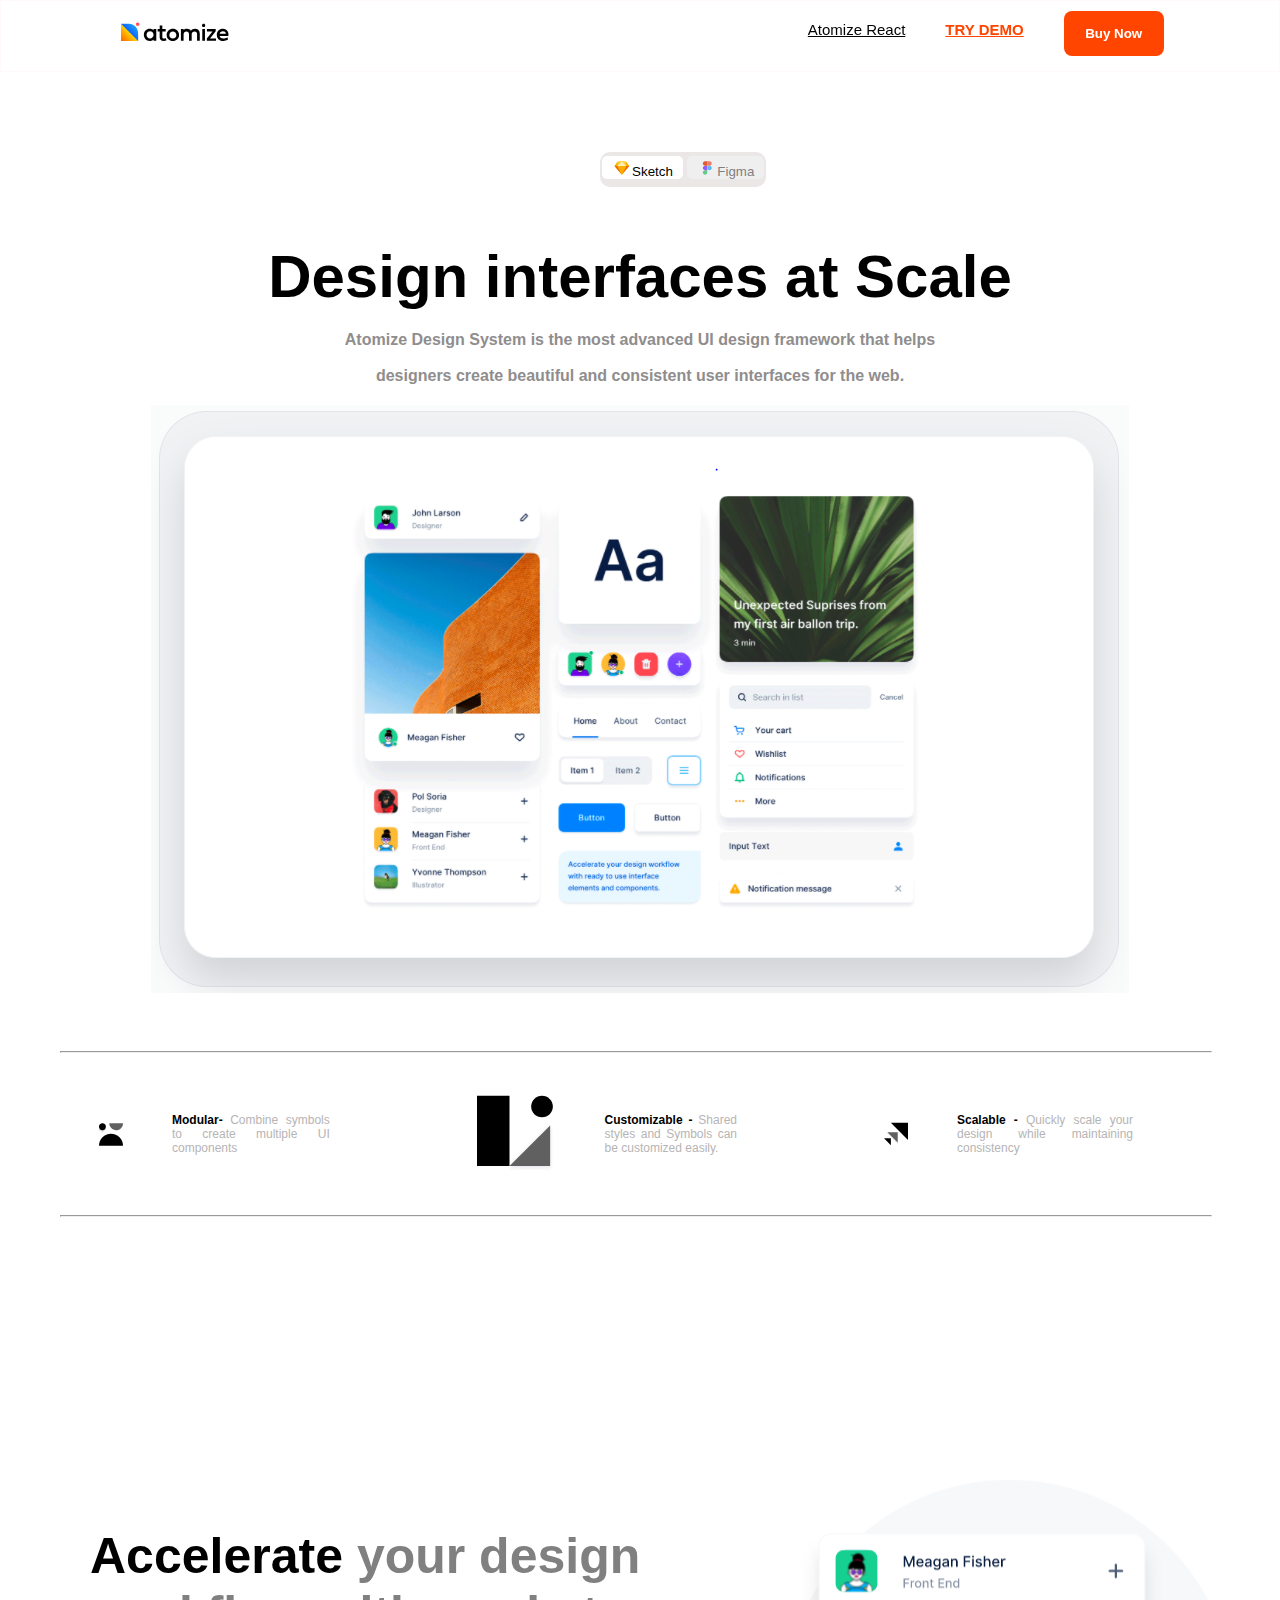
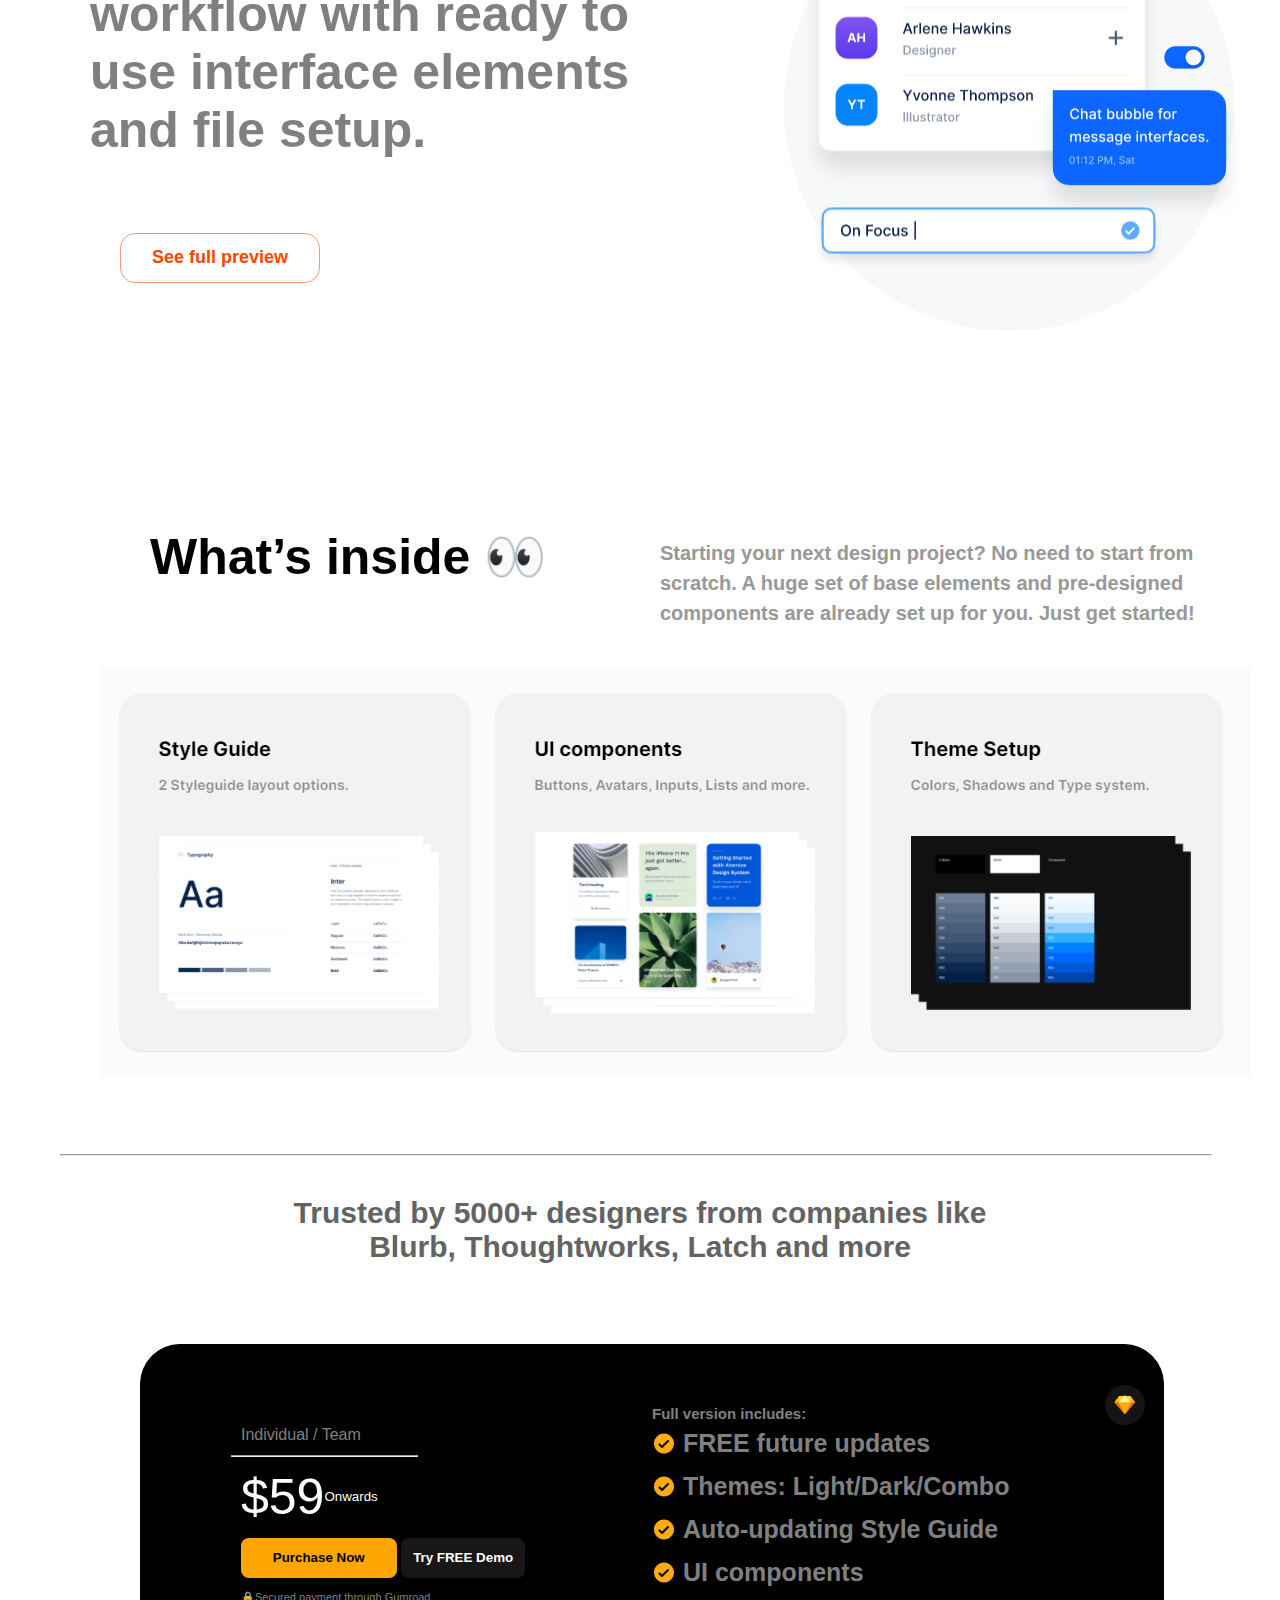
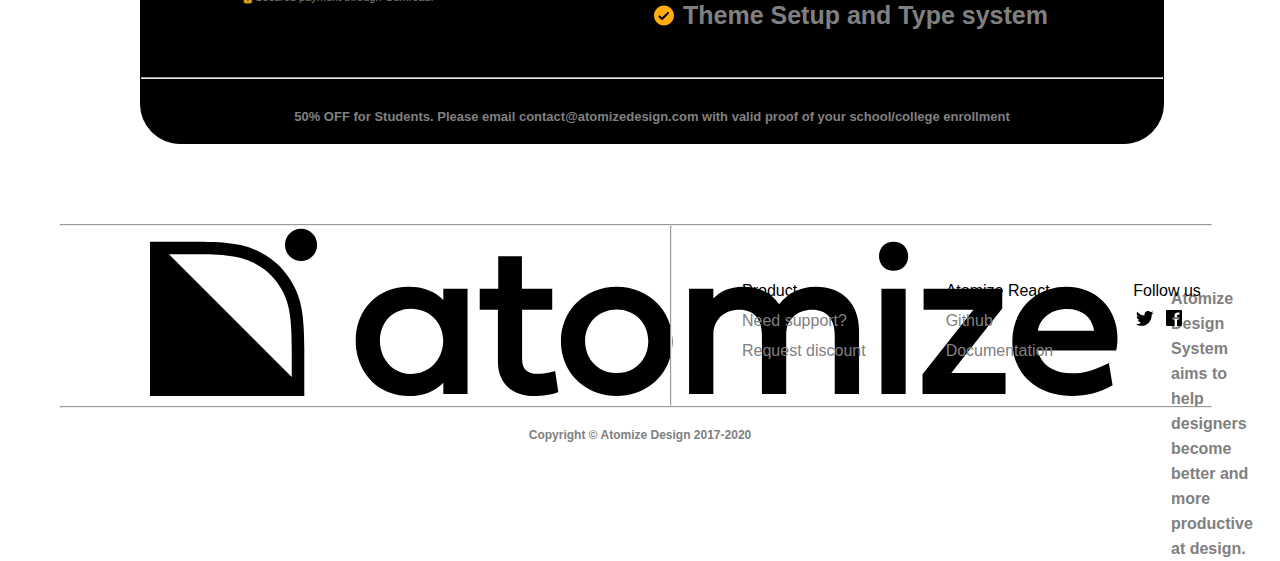
<file: index.html>
<!DOCTYPE html>
<html lang="en">
<head>
    <meta charset="UTF-8">
    <meta name="viewport" content="width=device-width, initial-scale=1.0">
    <title>Atomize Design System</title>
    <link rel="stylesheet" href="./css/style.css">
    <link rel="shortcut icon" href="./images/logo.png">
</head>
<body>
    <section id="headerBlock">
        <article>
            <div class="leftheader">
                
                    <img src="./images/atomize-sketch.svg" alt="img">
            </div> 
                <div class="rightheader">
                    <div class="atomize">
                        <a href="">Atomize React</a>
                    </div>
                    <div class="demo"> <a href="">TRY DEMO</a> </div>
                    <div> <button class="headerbutton"><a href=""> Buy Now</a></button></div>
                </div>

           
        </article>
    </section>
    <section id="buttonblock">
        <article>
            <div class="button">
                <div>
                    <button class="button1">
                        <a href=""><img src="./images/Sketch.svg" alt="">Sketch</a> 
                    </button>
                    <button class="button2"><a href=""><img src="./images/figma.svg" alt="">Figma</a></button>
                </div>  
            </div>
        </article>
    </section>
    <!-----------------Design Block Starts------------------------------->
    <section id="design">
        <article>
            <div class="designinterface">
                <h1 class="headingh1">Design interfaces at Scale</h1>
                <h4 class="headingh4">Atomize Design System is the most advanced UI design
                     framework that helps <br><br>
                      designers create beautiful and consistent
                      user interfaces for the web.</h4>
            </div>
            <div class="designimg">
                <img src="./images/Capture.PNG" alt="">
            </div>
            <br><br><br>
            <hr>
        </article>

    </section>
    <!-------------------Design block ends----------------------->
    <!-----------------------modul block starts--------------------------->
    <section id="modularblock">
        <article>
            <div class="modularblock1">
                <div>
                    <img src="./images/modular.svg" alt="">
                    <div>
                         
                        <p><b>Modular-</b> Combine symbols to create multiple  UI components</p> 
                    </div>
                </div>
                <div>
                    <img src="./images/customizable.svg" alt="">
                    <div>
                        
                        <p><b>Customizable - </b> Shared styles and Symbols can be customized easily.</p>  
                        
                    </div>
                </div>
                <div>
                    <img src="./images/scalable.svg" alt="">
                    <div>
                        
                     <p><b>Scalable - </b> Quickly scale your design while maintaining consistency</p> 
                       
                    </div>
                </div>
            </div>
            
            <hr>
          
        </article>

    </section>
    <!----------module block ends---------------------------->
    <!--------------------accelerate block starts------------------------->
    <section id="accelerateblock">
        <article>
        <div class="leftaccelerate">
            <div class="leftaccelerate1" >
                <p><b>Accelerate</b> <b class="leftacceleratecontent"> your design workflow with ready to <br> use interface elements <br> and file setup.</b> </p>
            </div>
            <br>
            <div class="leftacceleratebutton"> 
                <button><a href="">See full preview</a> 
                </button>
                <br><br> 
            </div>
        </div class="rightaccelerateblock">
            <div><img src="./images/Capture2.PNG" alt=""></div>
        </article>
    </section>
    <!-----------------------accelerate block ends----------------->
    <!-----------------------whatinside block starts----------------->
    <section id="whatinside">
        <article>
            <div class="whatinside1">
                <div class="whatinside2">What’s inside 👀</div>
                <div class="whatinside3">Starting your next design project? No need to start from <br> scratch. A huge set of base elements and pre-designed <br> components are already set up for you. Just get started!</div>
            </div>
            <div class="whatinside4">
                <img src="./images/Capture3.PNG" alt="">
            </div>
            <br><br><br><br>
           <hr>

        </article>
    </section>
    <!-----------------------whatinside block ends----------------->
    <!-------------------------trust block starts---------------------------->
    <section id="trustblock">
        <article>
            <div class="trustblockheader">
                Trusted by 5000+ designers from companies like <br> 
                Blurb, Thoughtworks, Latch and more
            </div>
            <div class="bottomtrustblock">
               
                    <div class="bottomtrustblock1">
                        <div class="lefttrustblock">
                            <a href="">Individual / Team</a>
                            <hr class="lefttrustblockhr">
                           <div class="dollar" >
                               <div class="dollar1">$59</div>
                              <sub class="dollar1sub">Onwards</sub> 
                            
                            </div> 
                           
                            <button class="purchasebutton1"><a href="">Purchase Now</a> </button>
                            <button class="purchasebutton2"><a href="">Try FREE Demo</a></button>
                            <p>🔒Secured payment through Gumroad.</p>
                        </div>
                        <div class="righttrustblock">
                            <p>Full version includes:</p>
                            <div class="ticklogo">
                                <img src="./images/ticklogo.svg" alt="">
                                <p>FREE future updates</p>
                            </div>
                            <div class="ticklogo">
                                <img src="./images/ticklogo.svg" alt="">
                                <p>Themes: Light/Dark/Combo</p>
                            </div>
                            <div class="ticklogo">
                                <img src="./images/ticklogo.svg" alt="">
                                <p>Auto-updating Style Guide</p>
                            </div>
                            <div class="ticklogo">
                                <img src="./images/ticklogo.svg" alt="">
                                <p>UI components</p>
                            </div>
                            <div class="ticklogo">
                                <img src="./images/ticklogo.svg" alt="">
                                <p>Theme Setup and Type system</p>
                            </div>
                        </div>
                        <div class="diamondlogo"><img src="./images/diamondlogo.svg" alt=""></div>
                    </div>
                    <hr class="trusthr">
                    <div class="offforstudents">
                        50% OFF for Students. Please email contact@atomizedesign.com with valid proof of your school/college enrollment
                    </div>
                
                
            </div>

        </article>
    </section>
    <!---------------------------------footer block starts---------------------------------->
    <hr class="footerhr">
    <section id="footer">
        <article>
            <div class="footerleft">

                <img src="./images/footer-logo.svg" alt="">
                <div>Atomize Design System aims to help <br>  designers become better and more <br> productive at design.</div> 
            </div>
            <hr class="footerhr1">
            <div class="footerright">
                <div class="footerright1">
                    <p>Product</p>
                    <a href="">Need support?</a> <br>
                    <a href="">Request discount</a>
                </div>
                <div class="footerright1">
                    <p>Atomize React</p>
                    <a href="">Github</a> <br>
                    <a href="">Documentation</a>
                </div>
                <div class="footerright1">
                    <p>Follow us</p>
                   <a href=""><img src="./images/twitter.svg" alt=""></a> 
                   <a href=""><img src="./images/fb.svg" alt=""></a> 
                </div>
            </div>
        </article>
    </section>
    <hr class="footerhr2">
    <section class="copyright">
        <article>
            Copyright © Atomize Design 2017-2020
        </article>
    </section>
    
</body>
</html>
</file>
<file: css/style.css>
* {
  padding: 0;
  margin: 0;
  box-sizing: border-box;
  font-family: "Inter", "galano", "Helvetica", "SF Pro Text", -apple-system,
    BlinkMacSystemFont, "Segoe UI", Roboto, "Helvetica Neue", Arial, "Noto Sans",
    sans-serif, "Apple Color Emoji", "Segoe UI Emoji", "Segoe UI Symbol",
    "Noto Color Emoji";
}
#headerBlock {
  position: sticky;
  z-index: 1;
  top: 0px;
  backdrop-filter: blur(30px);
  transform: translate3d(0, 0, 0);
}
.leftheader {
  width: 60%;
  height: 70px;
  padding: 20px;
  padding-left: 120px;
}
.rightheader {
  display: flex;

  width: 40%;
  padding: 20px;
}
.rightheader div {
  padding: 0 20px;
}
.atomize a {
  color: black;
  font-size: 15px;
}
.atomize a:hover {
  color: skyblue;
}
.demo a {
  color: orangered;
  font-size: 15px;
  font-weight: bold;
}
.demo a:hover {
  color: blue;
}
#headerBlock article {
  display: flex;
  width: 100%;
  border: 1px solid #fff9f9;
}
.headerbutton {
  width: 100px;
  height: 150%;
  position: relative;
  top: -10px;
  background-color: orangered;
  border-radius: 8px;
  border: none;
  color: #fff;
  font-weight: bold;
}
.headerbutton a {
  text-decoration: none;
  color: #fff;
}
/*---------------------button block starts-----------------------*/
#buttonblock article {
  background-color: #fff;
  text-align: center;
  height: 150px;
}

.button {
  background-color: rgb(235, 231, 231);
  width: 13%;
  margin-left: 600px;
  height: 35px;
  position: relative;
  top: 80px;
  border-radius: 10px;
}
.button div {
  padding-top: 4px;
}
.button1 {
  border-radius: 5px;
  padding: 0 10px;
  border: none;
  background-color: white;
}
.button2 {
  border-radius: 5px;
  padding: 0 10px;
  border: none;
}
.button1 img {
  position: relative;
  top: 2px;
}
.button2 img {
  position: relative;
  top: 2px;
}
.button1 a {
  background-color: #fff;
  color: black;
  text-decoration: none;
}
.button2 a {
  text-decoration: none;
  color: grey;
}
/*----------------button block ends------------*/
/*-----------------Design Block starts-----------------*/
.designinterface,
h1,
h4 {
  text-align: center;
  padding: 10px;
}
.headingh1 {
  font-size: 60px;
}
.headingh4 {
  color: rgb(143, 141, 141);
}
.designimg {
  text-align: center;
}
/*------------------Design block ends-------------*/
/*--------------------modul block-----------------*/
#modularblock article div {
  display: flex;
  padding: 20px 49px;
  font-size: 12px;
}
#modularblock p {
  text-align: justify;
  color: rgb(182, 180, 180);
}
#modularblock b {
  color: black;
}
/*-------------------------accelerate block--------------------*/
#accelerateblock article {
  display: flex;
  padding-top: 50px;
  margin-top: 180px;
}
.leftaccelerate {
  width: 60%;
  background-color: #fff;
  height: 400px;
  padding: 10px;
  font-size: 50px;
  padding: 40px 20px;
}
.leftacceleratecontent {
  color: gray;
}
.leftaccelerate1 {
  padding-left: 70px;
  padding-top: 40px;
}
.leftacceleratebutton button {
  background-color: #fff;
  width: 200px;
  height: 50px;
  border-radius: 15px;

  font-weight: bolder;
  font-size: 18px;
  border: 1px solid rgb(252, 150, 113);
  position: relative;
  left: 100px;
}
.leftacceleratebutton button a {
  text-decoration: none;
  color: orangered;
}
/*-----------------what inside block starts--------------------*/
#whatinside {
  background-color: rgb(255, 255, 255);
  margin-top: 150px;
}
.whatinside1 {
  display: flex;
}
.whatinside2 {
  font-size: 50px;
  padding: 10px;
  padding-bottom: 80px;
  padding-left: 150px;
  font-weight: bold;
  width: 50%;
}
.whatinside3 {
  text-align: justify;
  font-size: 20px;
  padding: 20px;
  line-height: 30px;
  font-weight: bold;
  color: rgb(153, 152, 152);
}
.whatinside4 {
  padding-left: 100px;
}
hr {
  width: 90%;
  margin-left: 60px;
}
/*--------------------trust block starts-------------------*/
#trustblock article {
  background-color: #fff;
  width: 100%;
}
.trustblockheader {
  color: rgb(100, 99, 99);
  text-align: center;
  font-size: 30px;
  font-weight: bold;
  padding-top: 40px;
}
.bottomtrustblock {
  border: 1px solid black;
  background-color: black;
  height: 400px;
  width: 80%;
  margin-left: 140px;
  border-radius: 40px;
  margin-top: 80px;
}
.bottomtrustblock1 {
  display: flex;
}
.ticklogo {
  display: flex;
}
.lefttrustblock a {
  text-decoration: none;
  color: grey;
}

.lefttrustblockhr {
  width: 60%;
  position: relative;
  left: -70px;
  top: -10px;
}
.lefttrustblock {
  padding: 60px 100px;
  line-height: 60px;
  width: 50%;
}
.dollar1 {
  font-size: 50px;
  color: white;
}
.dollar1sub {
  color: white;
}
.dollar {
  display: flex;
}
.purchasebutton1 {
  width: 50%;
  height: 40px;
  border-radius: 8px;
  background-color: orange;
  border: none;
}
.purchasebutton1 a {
  color: black;
  font-weight: bolder;
}
.purchasebutton2 {
  width: 40%;
  height: 40px;
  border-radius: 8px;
  background-color: rgb(24, 22, 22);
  border: none;
}
.purchasebutton2 a {
  color: white;
  font-weight: bolder;
}
.lefttrustblock p {
  font-size: 11px;
  position: relative;
  top: -20px;
  color: grey;
}
.righttrustblock {
  position: relative;
  top: 60px;
}
.righttrustblock p {
  font-size: 15px;
  font-weight: bolder;
  color: grey;
}
.ticklogo p {
  font-size: 25px;
  font-weight: bolder;
  padding: 7px;
}
.diamondlogo {
  position: relative;
  left: 50px;
  top: 40px;
}
.trusthr {
  width: 100%;
  position: relative;
  left: -60px;
  top: -30px;
}
.offforstudents {
  text-align: center;
  font-size: 13px;
  font-weight: bolder;
  color: grey;
}
/*-----------footer block starts-----------------*/
.footerhr {
  position: relative;
  top: 80px;
}
#footer article {
  display: flex;
  padding-top: 100px;
}
.footerleft {
  display: flex;
  width: 50%;
  padding-left: 150px;
}
.footerleft img {
  position: relative;
  top: -30px;
}
.footerleft div {
  margin: 40px;
  line-height: 25px;
  color: grey;
  font-weight: bolder;
}
.footerhr1 {
  width: 0px;
  height: 180px;
  position: relative;
  top: -20px;
  left: -30px;
}
.footerright {
  display: flex;
}
.footerright1 {
  line-height: 30px;
  position: relative;
  top: 30px;
  padding: 0 40px;
}
.footerright1 a {
  text-decoration: none;
  color: grey;
}
.footerhr2 {
  position: relative;
  top: -20px;
}
.copyright {
  text-align: center;
  font-size: 12px;
  font-weight: bolder;
  color: grey;
}
</file>
